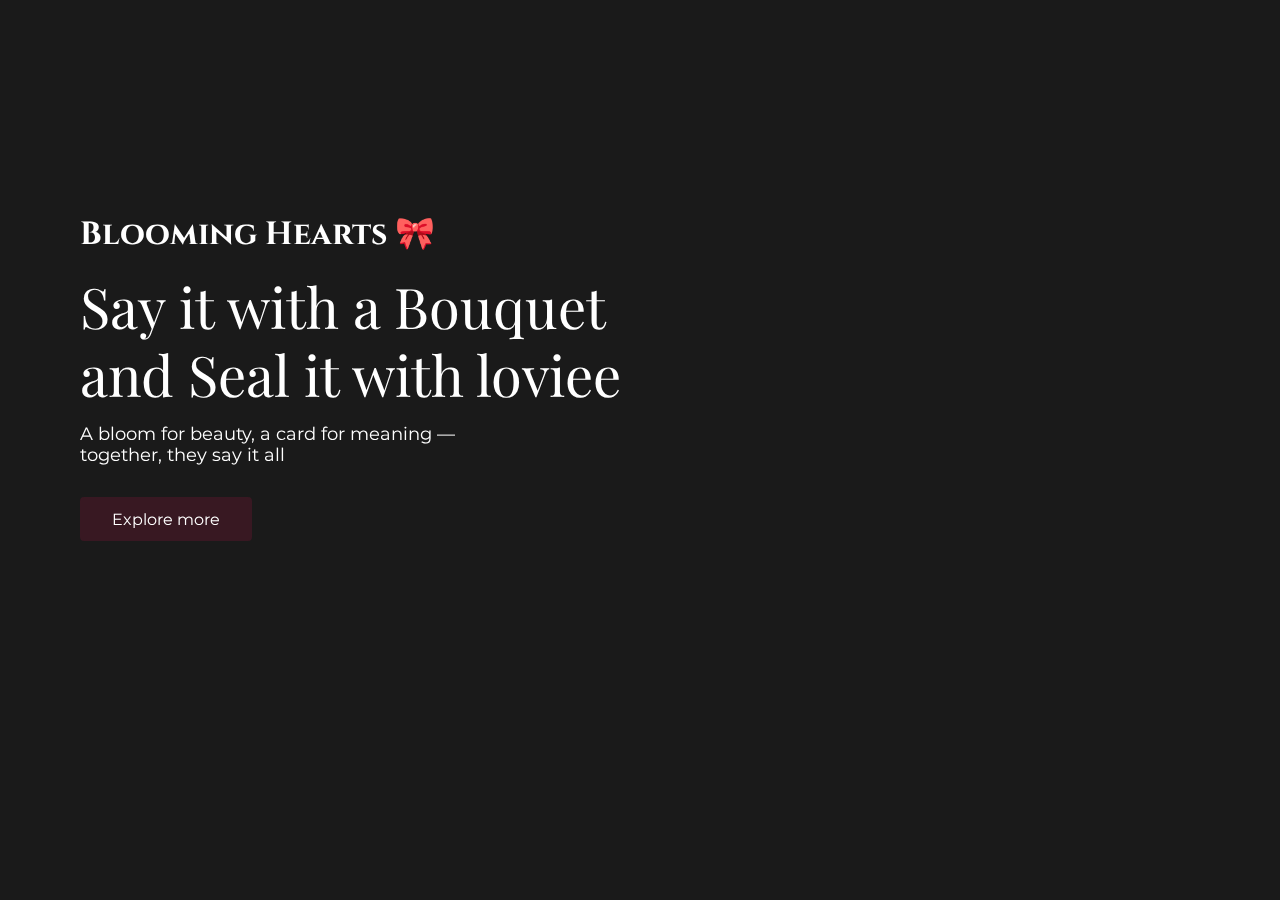
<file: html/index.html>
<!DOCTYPE html>
<html lang="en">
<head>
    <meta charset="UTF-8">
    <meta name="viewport" content="width=device-width, initial-scale=1.0">
    <meta name="description" content="Blooming Hearts - Luxury Floral Arrangements and Gift Cards">
    <title>Blooming Hearts - Luxury Floral Arrangements</title>
    <link rel="preconnect" href="https://fonts.googleapis.com">
    <link rel="preconnect" href="https://fonts.gstatic.com" crossorigin>
    <link href="https://fonts.googleapis.com/css2?family=Playfair+Display:wght@400;700&family=Montserrat:wght@300;400;500&family=Cinzel:wght@400;500;600;700&display=swap" rel="stylesheet">
    <link rel="stylesheet" href="https://cdnjs.cloudflare.com/ajax/libs/font-awesome/6.0.0/css/all.min.css">
    <style>
        body {
            margin: 0;
            padding: 0;
            min-height: 100vh;
            font-family: 'Montserrat', sans-serif;
            background-color: #1a1a1a;
            color: #290808;
            overflow-x: hidden;
        }

        .background-wrapper {
            position: fixed;
            top: 0;
            left: 0;
            width: 100%;
            height: 100%;
            z-index: -1;
        }

        .background-image {
            position: absolute;
            width: 100%;
            height: 100%;
            background-image: url('https://i.pinimg.com/736x/e5/e0/05/e5e00565bc9ab72034843e1374908cb4.jpg');
            background-size: cover;
            background-position: center;
            filter: brightness(0.8);
        }

        .header {
            position: fixed;
            top: 0;
            left: 0;
            right: 0;
            background: rgba(53, 10, 24, 0.9);
            padding: 1rem 0;
            z-index: 100;
        }

        .nav-container {
            max-width: 1200px;
            margin: 0 auto;
            display: flex;
            justify-content: space-between;
            align-items: center;
            padding: 0 2rem;
        }

        .logo {
            display: flex;
            align-items: center;
            gap: 0.5rem;
            text-decoration: none;
        }

        .logo img {
            height: 30px;
        }

        .logo span {
            color: #fff;
            font-size: 1.5rem;
        }

        .nav-links {
            display: flex;
            gap: 2rem;
        }

        .nav-links a {
            color: #fff;
            text-decoration: none;
            font-size: 1rem;
            transition: opacity 0.3s;
        }

        .nav-links a:hover {
            opacity: 0.8;
        }

        .social-links {
            position: fixed;
            right: 2rem;
            top: 50%;
            transform: translateY(-50%);
            display: flex;
            flex-direction: column;
            gap: 1.5rem;
            z-index: 90;
        }

        .social-links a {
            color: #fff;
            font-size: 1.2rem;
            opacity: 0.8;
            transition: all 0.3s;
        }

        .social-links a:hover {
            opacity: 1;
            transform: scale(1.1);
        }

        .hero-content {
            position: relative;
            padding: 12rem 5rem 5rem;
            max-width: 600px;
        }

        .valentine-text {
            font-family: 'Playfair Display', serif;
            color: #381822;
            font-size: 1.2rem;
            margin-bottom: 1rem;
            font-style: italic;
        }

        .main-heading {
            font-family: 'Playfair Display', serif;
            font-size: 3.5rem;
            margin: 0.5rem 0;
            line-height: 1.2;
            color: #ffffff;
        }

        .sub-heading {
            font-size: 1.1rem;
            color: #ffffff;
            margin: 1rem 0 2rem;
            max-width: 400px;
        }

        .explore-btn {
            display: inline-block;
            padding: 0.8rem 2rem;
            background-color: #381822;
            color: #fff;
            text-decoration: none;
            border-radius: 4px;
            font-size: 1rem;
            transition: all 0.3s;
        }

        .explore-btn:hover {
            background-color: #290808;
            transform: translateY(-2px);
        }

        .slider-dots {
            position: absolute;
            bottom: 2rem;
            left: 5rem;
            display: flex;
            gap: 0.5rem;
        }

        .dot {
            width: 8px;
            height: 8px;
            background: rgba(255, 255, 255, 0.5);
            border-radius: 50%;
        }

        .dot.active {
            background: #290808;
        }

        @media (max-width: 768px) {
            .nav-container {
                padding: 0 1rem;
            }

            .nav-links {
                display: none;
            }

            .hero-content {
                padding: 8rem 2rem 3rem;
            }

            .main-heading {
                font-size: 2.5rem;
            }

            .social-links {
                right: 1rem;
            }

            .slider-dots {
                left: 2rem;
            }
        }

        .brand-name {
            font-family: 'Cinzel', serif;
            font-size: 2.0rem;
            color: #ffffff;
            margin-bottom: 1rem;
        }
    </style>
</head>
<body>
    <div class="background-wrapper">
        <div class="background-image"></div>
    </div>
    
    <div class="glass-container">
        <nav class="main-nav">
           
        </nav>

    <main class="hero-content">
        <h1 class="brand-name">Blooming Hearts 🎀</h1>
        <p class="main-heading">Say it with a Bouquet and Seal it with loviee </p>
        <p class="sub-heading">A bloom for beauty, a card for meaning — together, they say it all</p>
        <a href="login.html" class="explore-btn">Explore more</a>
        
    </main>

    <script src="../js/script.js"></script>
</body>
</html>
</file>
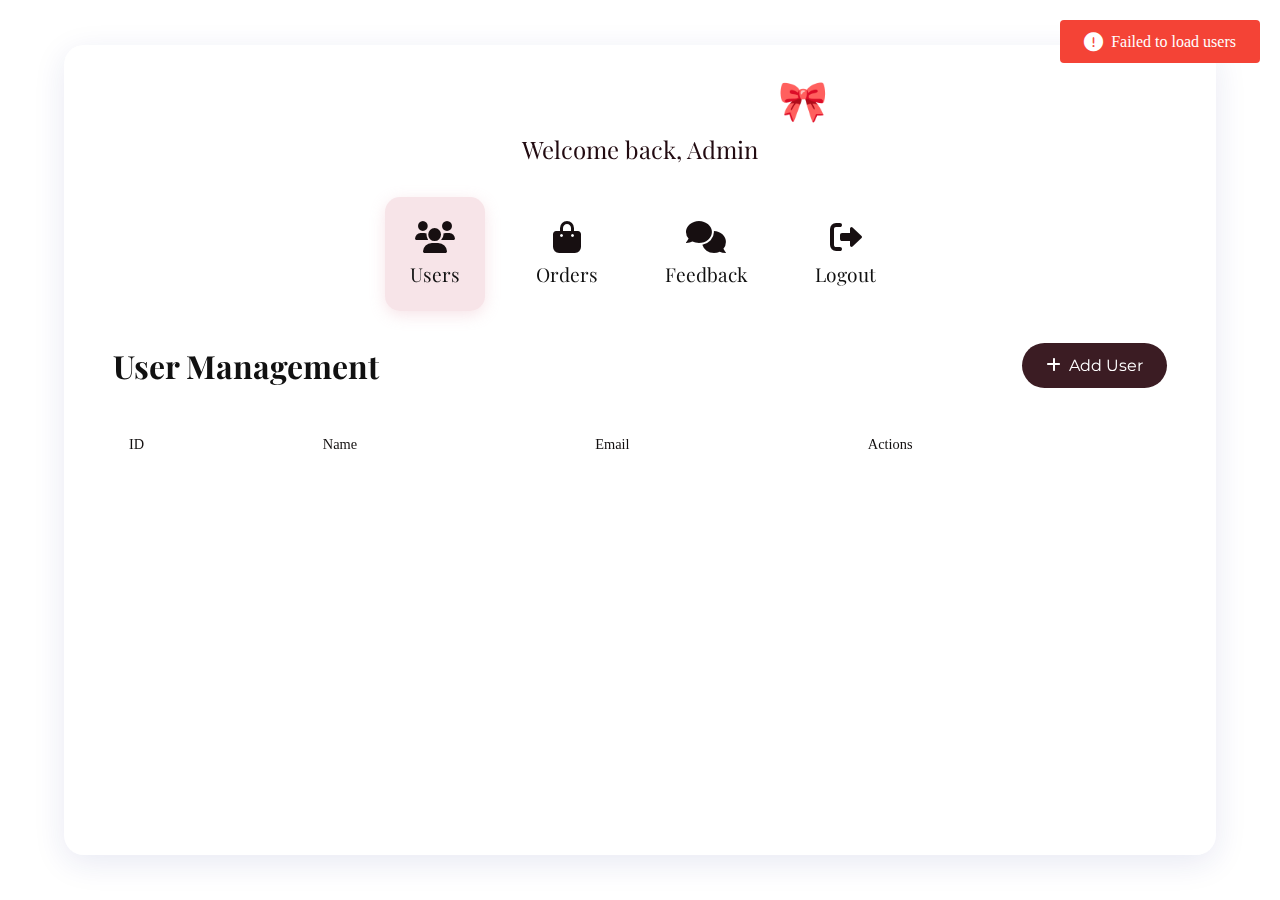
<file: html/admin.html>
<!DOCTYPE html>
<html lang="en">
<head>
    <meta charset="UTF-8">
    <meta name="viewport" content="width=device-width, initial-scale=1.0">
    <title>Admin Dashboard - Blooming Hearts</title>
    <link rel="stylesheet" href="../css/admin.css">
    <link rel="preconnect" href="https://fonts.googleapis.com">
    <link rel="preconnect" href="https://fonts.gstatic.com" crossorigin>
    <link href="https://fonts.googleapis.com/css2?family=Playfair+Display:wght@400;700&family=Montserrat:wght@300;400;500&family=Dancing+Script:wght@700&display=swap" rel="stylesheet">
    <link rel="stylesheet" href="https://cdnjs.cloudflare.com/ajax/libs/font-awesome/6.0.0/css/all.min.css">
</head>
<body>
    <div class="background-image"></div>

    <div class="glass-container">
        <header class="dashboard-header">
            <h1 class="welcome-title">Admin Dashboard 🎀</h1>
            <p class="admin-subtitle">Welcome back, <span id="admin-name">Admin</span></p>
        </header>

        <nav class="dashboard-nav">
            <div class="nav-grid">
                <a href="#users" class="nav-item active" id="users-link">
                    <i class="fas fa-users"></i>
                    <span>Users</span>
                </a>
                <a href="#orders" class="nav-item" id="orders-link">
                    <i class="fas fa-shopping-bag"></i>
                    <span>Orders</span>
                </a>
                <a href="#feedback" class="nav-item" id="feedback-link">
                    <i class="fas fa-comments"></i>
                    <span>Feedback</span>
                </a>
                <a href="index.html" class="nav-item" id="logout-link">
                    <i class="fas fa-sign-out-alt"></i>
                    <span>Logout</span>
                </a>
            </div>
        </nav>

        <div class="dashboard-content">

            <div id="users-section" class="content-section active">
                <div class="section-header">
                    <h2>User Management</h2>
                    <button class="add-btn" id="add-user-btn"><i class="fas fa-plus"></i> Add User</button>
                </div>

                <div class="table-container">
                    <table>
                        <thead>
                            <tr>
                                <th>ID</th>
                                <th>Name</th>
                                <th>Email</th>
                                <th>Actions</th>
                            </tr>
                        </thead>
                        <tbody id="users-table-body">
                            </tbody>
                    </table>
                </div>
            </div>

            <div id="orders-section" class="content-section">
                <div class="section-header">
                    <h2>Order Management</h2>
                </div>

                <div class="table-container">
                    <table id="orders-table">
                        <thead>
                            <tr>
                                <th>Order ID</th>
                                <th>User ID</th>
                                <th>Order Date</th>
                                <th>Total Amount</th>
                                <th>Order Status</th>
                                <th>Actions</th>
                            </tr>
                        </thead>
                        <tbody id="orders-table-body">
                        </tbody>
                    </table>
                </div>
            </div>

            <section id="feedback-section" class="content-section">
                <div class="section-header">
                    <h2>Feedback Management</h2>    
                </div>
                <div class="table-container">
                    <table id="feedback-table">
                        <thead>
                            <tr>
                                <th>ID</th>
                                <th>Name</th>
                                <th>Email</th>
                                <th>Subject</th>
                                <th>Message</th>
                                <th>Date</th>
                                <th>Actions</th>
                            </tr>
                        </thead>
                        <tbody id="feedback-table-body">
                        </tbody>
                    </table>
                </div>
            </section>
        </div>
    </div>

    <div id="addUserModal" class="modal">
        <div class="modal-content">
            <span class="close-button">&times;</span>
            <h2>Add New User</h2>
            <form id="addUserForm">
                <div class="form-group">
                    <label for="full_name">Full Name:</label>
                    <input type="text" id="full_name" name="full_name" required>
                </div>
                <div class="form-group">
                    <label for="email">Email:</label>
                    <input type="email" id="email" name="email" required>
                </div>
                <div class="form-group">
                    <label for="password">Password:</label>
                    <input type="password" id="password" name="password" required>
                </div>
                <button type="submit" class="submit-btn">Add User</button>
            </form>
        </div>
    </div>

    <script src="../js/admin.js"></script>
</body>
</html>
</file>
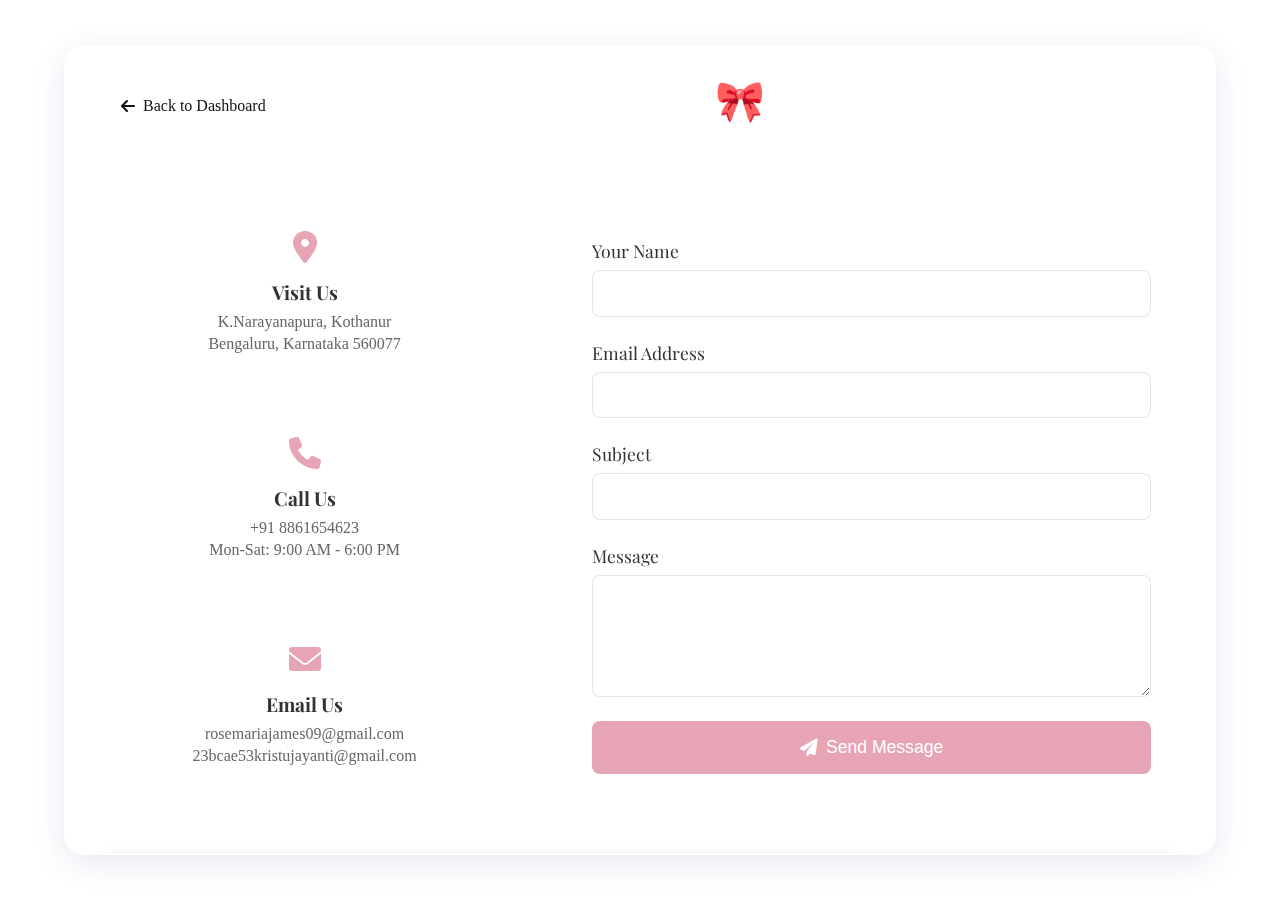
<file: html/contact.html>
<!DOCTYPE html>
<html lang="en">
<head>
    <meta charset="UTF-8">
    <meta name="viewport" content="width=device-width, initial-scale=1.0">
    <title>Contact Us - Blooming Hearts</title>
    <link rel="stylesheet" href="../css/contact.css">
    <link href="https://fonts.googleapis.com/css2?family=Dancing+Script:wght@400;700&family=Montserrat:wght@300;400;500;600&family=Playfair+Display:ital,wght@0,400;0,700;1,400&display=swap" rel="stylesheet">
    <link rel="stylesheet" href="https://cdnjs.cloudflare.com/ajax/libs/font-awesome/6.0.0/css/all.min.css">
</head>
<body>
    <div class="background-image"></div>
    
    <div class="glass-container">
        <header class="contact-header">
            <a href="dashboard.html" class="back-link">
                <i class="fas fa-arrow-left"></i>
                Back to Dashboard
            </a>
            <h1 class="contact-title">Contact Us 🎀</h1>
            <p class="contact-subtitle">We'd love to hear from you</p>
        </header>

        <div class="contact-content">
            <div class="contact-info">
                <div class="info-card">
                    <i class="fas fa-map-marker-alt"></i>
                    <h3>Visit Us</h3>
                    <p>K.Narayanapura, Kothanur</p>
                    <p>Bengaluru, Karnataka 560077</p>
                </div>

                <div class="info-card">
                    <i class="fas fa-phone"></i>
                    <h3>Call Us</h3>
                    <p>+91 8861654623</p>
                    <p>Mon-Sat: 9:00 AM - 6:00 PM</p>
                </div>

                <div class="info-card">
                    <i class="fas fa-envelope"></i>
                    <h3>Email Us</h3>
                    <p>rosemariajames09@gmail.com</p>
                    <p>23bcae53kristujayanti@gmail.com</p>
                </div>

                
            </div>

            <div class="contact-form-container">
                <form class="contact-form" id="contactForm">
                    <div class="form-group">
                        <label for="full-name">Your Name</label>
                        <input type="text" id="full-name" name="full_name" required>
                    </div>

                    <div class="form-group">
                        <label for="email">Email Address</label>
                        <input type="email" id="email" name="email" required>
                    </div>

                    <div class="form-group">
                        <label for="subject">Subject</label>
                        <input type="text" id="subject" name="subject" required>
                    </div>

                    <div class="form-group">
                        <label for="message">Message</label>
                        <textarea id="message" name="message" rows="5" required></textarea>
                    </div>

                    <button type="submit" class="submit-btn">
                        <i class="fas fa-paper-plane"></i>
                        Send Message
                    </button>
                </form>
                <div id="contact-message" class="message-container" style="display: none;"></div>
            </div>
        </div>

        <div class="map-container">
            <iframe 
                src="https://www.google.com/maps/embed?pb=!1m18!1m12!1m3!1d3888.007583620154!2d77.6407746!3d13.0579425!2m3!1f0!2f0!3f0!3m2!1i1024!2i768!4f13.1!3m3!1m2!1s0x3bae17578c79da7d%3A0xe96dcd8e2b982f8e!2sKristu%20Jayanti%20College%2C%20Autonomous!5e0!3m2!1sen!2sin!4v1709791234567!5m2!1sen!2sin"
                width="100%" 
                height="450" 
                style="border:0;" 
                allowfullscreen="" 
                loading="lazy" 
                referrerpolicy="no-referrer-when-downgrade">
            </iframe>
        </div>
    </div>

    <script src="../js/contact.js"></script>
</body>
</html>
</file>
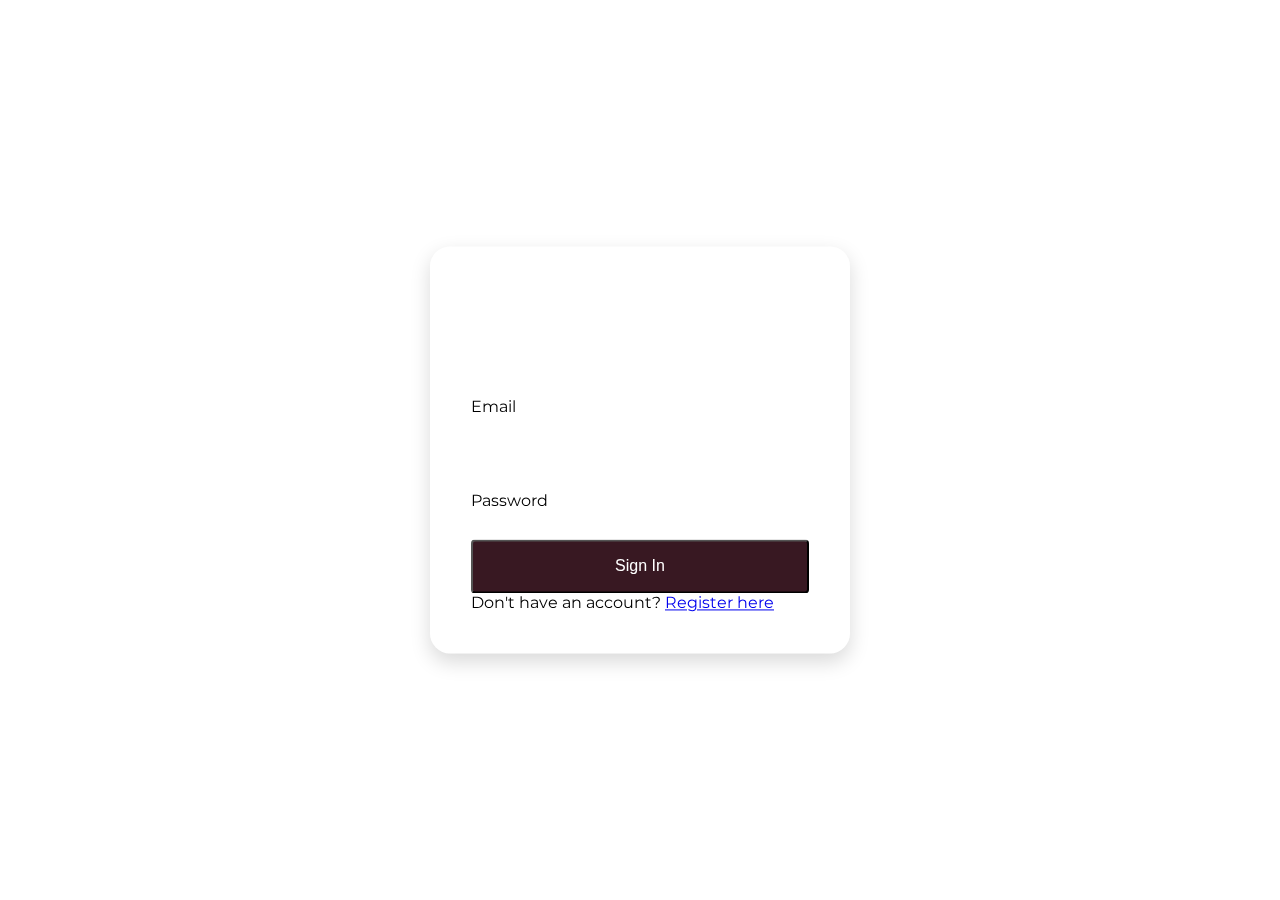
<file: html/login.html>
<!DOCTYPE html>
<html lang="en">
<head>
  <meta charset="UTF-8" />
  <meta name="viewport" content="width=device-width, initial-scale=1.0"/>
  <title>Blooming Hearts - Login</title>
  <link rel="stylesheet" href="../css/auth.css" />
  <link rel="preconnect" href="https://fonts.googleapis.com" />
  <link rel="preconnect" href="https://fonts.gstatic.com" crossorigin />
  <link href="https://fonts.googleapis.com/css2?family=Playfair+Display:wght@400;700&family=Montserrat:wght@300;400;500&display=swap" rel="stylesheet"/>
</head>
<body>
  <div class="background-image"></div>

  <div class="glass-container">
    <h1 class="auth-title">Welcome Back</h1>
    
    <!-- Login Form -->
    <form id="login-form" class="auth-form active">
      
      <div class="form-group">
        <input type="email" id="login-email" name="email" required />
        <label for="login-email">Email</label>
      </div>
      <div class="form-group">
        <input type="password" id="login-password" name="password" required />
        <label for="login-password">Password</label>
      </div>

      <div id="login-message" class="message-container"></div>

      <button type="submit" class="submit-btn">Sign In</button>
      
      <p class="switch-auth">Don't have an account? <a href="register.html">Register here</a></p>
    </form>
  </div>

  <script src="../js/login.js"></script>
</body>
</html>
</file>
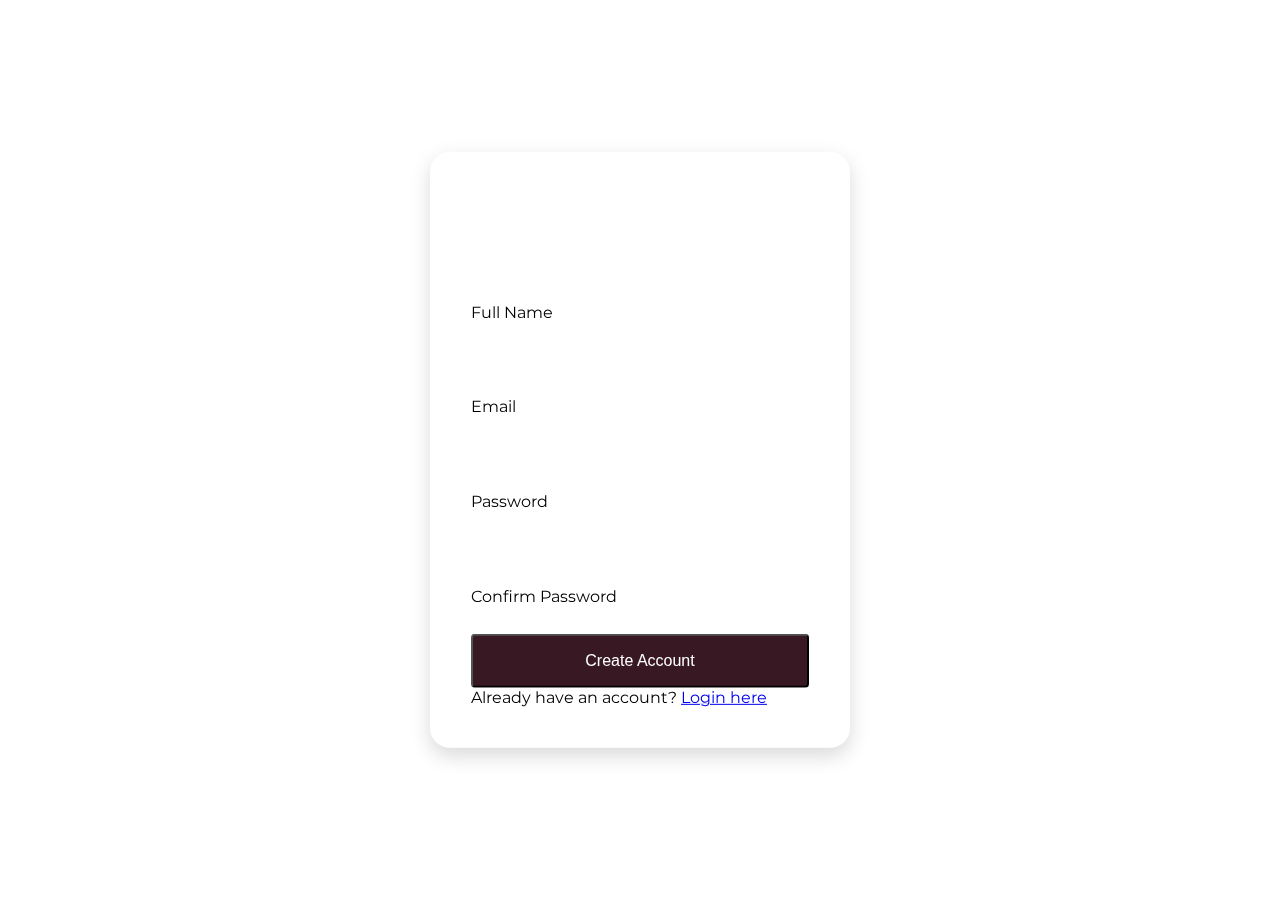
<file: html/register.html>
<!DOCTYPE html>
<html lang="en">
<head>
  <meta charset="UTF-8" />
  <meta name="viewport" content="width=device-width, initial-scale=1.0"/>
  <title>Blooming Hearts - Register</title>
  <link rel="stylesheet" href="../css/auth.css" />
  <link rel="preconnect" href="https://fonts.googleapis.com" />
  <link rel="preconnect" href="https://fonts.gstatic.com" crossorigin />
  <link href="https://fonts.googleapis.com/css2?family=Playfair+Display:wght@400;700&family=Montserrat:wght@300;400;500&display=swap" rel="stylesheet"/>
</head>
<body>
  <div class="background-image"></div>

  <div class="glass-container">
    <h1 class="auth-title">Create Account</h1>
    
    <!-- Register Form -->
    <form id="register-form" class="auth-form active">
      <div class="form-group">
        <input type="text" id="register-full-name" name="full_name" required />
        <label for="register-full-name">Full Name</label>
      </div>
      <div class="form-group">
        <input type="email" id="register-email" name="email" required />
        <label for="register-email">Email</label>
      </div>
      <div class="form-group">
        <input type="password" id="register-password" name="password" required />
        <label for="register-password">Password</label>
      </div>
      <div class="form-group">
        <input type="password" id="register-confirm-password" name="confirm_password" required />
        <label for="register-confirm-password">Confirm Password</label>
      </div>
      <div id="register-message" class="message-container"></div>
      <button type="submit" class="submit-btn">Create Account</button>
      <p class="switch-auth">Already have an account? <a href="login.html">Login here</a></p>
    </form>
  </div>

  <script src="../js/register.js"></script>
</body>
</html>
</file>
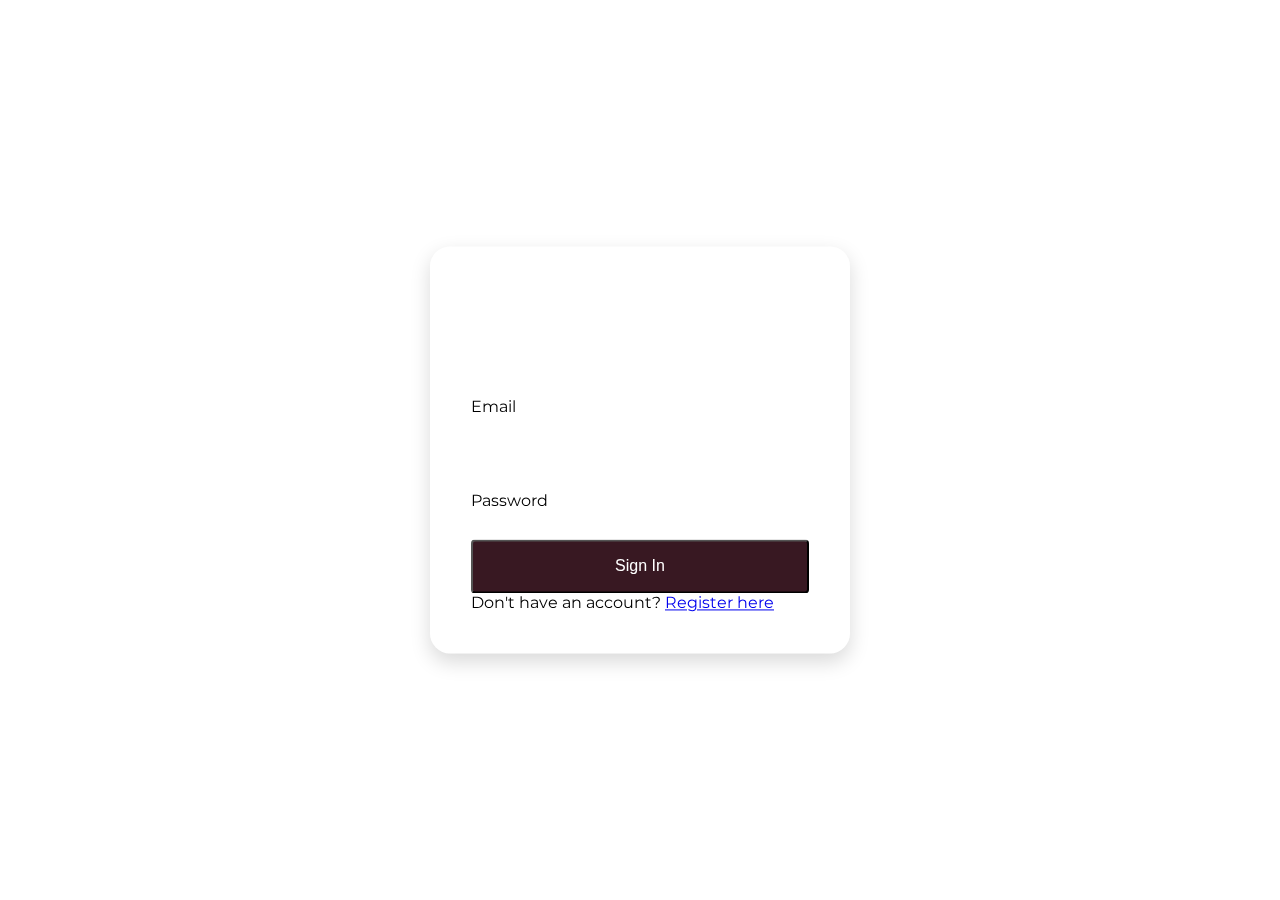
<file: html/wishlist.html>
<!DOCTYPE html>
<html lang="en">
<head>
    <meta charset="UTF-8">
    <meta name="viewport" content="width=device-width, initial-scale=1.0">
    <title>My Wishlist - Blooming Hearts</title>
    <link rel="stylesheet" href="../css/wishlist.css">
    <link rel="preconnect" href="https://fonts.googleapis.com">
    <link rel="preconnect" href="https://fonts.gstatic.com" crossorigin>
    <link href="https://fonts.googleapis.com/css2?family=Playfair+Display:wght@400;700&family=Montserrat:wght@300;400;500&family=Dancing+Script:wght@700&display=swap" rel="stylesheet">
    <link rel="stylesheet" href="https://cdnjs.cloudflare.com/ajax/libs/font-awesome/6.0.0/css/all.min.css">
</head>
<body>
    <div class="background-image"></div>
    
    <div class="glass-container">
        <header class="wishlist-header">
            <a href="dashboard.html" class="back-link">
                <i class="fas fa-arrow-left"></i> Back to Dashboard
            </a>
            <h1 class="wishlist-title">My Wishlist 🎀</h1>
        </header>

        <div class="wishlist-content">
            <div class="wishlist-grid">
                <!-- Wishlist items will be dynamically added here -->
            </div>

            <div class="empty-wishlist" style="display: none;">
                <div class="empty-content">
                    <i class="fas fa-heart"></i>
                    <h2>Your Wishlist is Empty</h2>
                    <p>Start adding items you love to your wishlist!<br>Find something special in our collection.</p>
                    <a href="catalog.html" class="browse-catalog-btn">
                        <i class="fas fa-store"></i> Explore Collection
                    </a>
                </div>
            </div>
        </div>
    </div>


    <style>
        .empty-wishlist {
            text-align: center;
            padding: 3rem;
            background: rgba(255, 255, 255, 0.95);
            border-radius: 20px;
            margin: 3rem auto;
            max-width: 450px;
            box-shadow: 0 8px 32px rgba(0, 0, 0, 0.1);
            animation: fadeIn 0.5s ease-out;
        }

        .empty-wishlist i {
            font-size: 4rem;
            color: #e6a4b4;
            margin-bottom: 1.5rem;
            animation: pulse 2s infinite;
        }

        .empty-wishlist h2 {
            font-family: 'Playfair Display', serif;
            color: #333;
            margin-bottom: 1rem;
            font-size: 2rem;
        }

        .empty-wishlist p {
            color: #666;
            margin-bottom: 2rem;
            font-size: 1.1rem;
            line-height: 1.5;
        }

        .browse-catalog-btn {
            display: inline-flex;
            align-items: center;
            gap: 0.8rem;
            padding: 1rem 2rem;
            background: #e6a4b4;
            color: white;
            text-decoration: none;
            border-radius: 12px;
            font-size: 1.1rem;
            font-weight: 500;
            transition: all 0.3s ease;
            box-shadow: 0 4px 15px rgba(230, 164, 180, 0.3);
        }

        .browse-catalog-btn:hover {
            background: #cf85b5;
            transform: translateY(-3px);
            box-shadow: 0 6px 20px rgba(230, 164, 180, 0.4);
        }

        .browse-catalog-btn i {
            font-size: 1.2rem;
        }

        @keyframes pulse {
            0% { transform: scale(1); }
            50% { transform: scale(1.1); }
            100% { transform: scale(1); }
        }

        @keyframes fadeIn {
            from { opacity: 0; transform: translateY(20px); }
            to { opacity: 1; transform: translateY(0); }
        }
    </style>

    <script src="../js/wishlist.js"></script>

</body>
</html>
</file>
<file: css/contact.css>
* {
    margin: 0;
    padding: 0;
    box-sizing: border-box;
}

body {
    font-family: 'Cinzel', serif;
    height: 100vh;
    overflow: hidden;
    position: relative;
}

.background-image {
    position: absolute;
    top: 0;
    left: 0;
    width: 100%;
    height: 100%;
    background-image: url('https://i.pinimg.com/736x/e5/e0/05/e5e00565bc9ab72034843e1374908cb4.jpg');
    background-size: cover;
    background-position: center;
    z-index: -1;
    opacity: 0.6;
}

.glass-container {
    position: absolute;
    top: 50%;
    left: 50%;
    transform: translate(-50%, -50%);
    width: 90%;
    max-width: 1200px;
    height: 90vh;
    background: rgba(255, 255, 255, 0.2);
    backdrop-filter: blur(10px);
    border: 1px solid rgba(255, 255, 255, 0.3);
    border-radius: 20px;
    padding: 2rem;
    box-shadow: 0 8px 32px 0 rgba(31, 38, 135, 0.1);
    overflow-y: auto;
}

.contact-header {
    text-align: center;
    margin-bottom: 3rem;
    position: relative;
}

.back-link {
    color: #111111;
    text-decoration: none;
    font-size: 1rem;
    display: flex;
    align-items: center;
    gap: 0.5rem;
    transition: all 0.3s ease;
    position: absolute;
    left: 1.5rem;
    top: 1.2rem;
}

.back-link:hover {
    color: #e6a4b4;
    transform: translateX(-5px);
}

.contact-title {
    font-family: 'Cinzel', serif;
    font-size: 2.5rem;
    color: #ffffff;
    text-shadow: 2px 2px 4px rgb(255, 255, 255);
    margin-bottom: 0.5rem;
}

.contact-subtitle {
    font-family: 'Playfair Display', serif;
    font-size: 1.2rem;
    color: #ffffff;
    font-style: italic;
}

.contact-content {
    display: grid;
    grid-template-columns: 1fr 1.5fr;
    gap: 3rem;
    margin-bottom: 3rem;
}

.contact-info {
    display: flex;
    flex-direction: column;
    gap: 2rem;
}

.info-card {
    background: rgba(255, 255, 255, 0.5);
    padding: 1.5rem;
    border-radius: 15px;
    text-align: center;
    transition: transform 0.3s ease, box-shadow 0.3s ease;
}

.info-card:hover {
    transform: translateY(-5px);
    box-shadow: 0 5px 15px rgba(0, 0, 0, 0.1);
}

.info-card i {
    font-size: 2rem;
    color: #e6a4b4;
    margin-bottom: 1rem;
}

.info-card h3 {
    font-family: 'Playfair Display', serif;
    font-size: 1.2rem;
    color: #333;
    margin-bottom: 0.5rem;
}

.info-card p {
    color: #666;
    margin-bottom: 0.25rem;
}

.social-links {
    display: flex;
    justify-content: center;
    gap: 1.5rem;
    margin-top: 1rem;
}

.social-link {
    display: flex;
    align-items: center;
    justify-content: center;
    width: 40px;
    height: 40px;
    background: rgba(255, 255, 255, 0.5);
    border-radius: 50%;
    color: #e6a4b4;
    text-decoration: none;
    transition: all 0.3s ease;
}

.social-link:hover {
    background: #e6a4b4;
    color: white;
    transform: translateY(-3px);
}

.contact-form-container {
    background: rgba(255, 255, 255, 0.5);
    padding: 2rem;
    border-radius: 15px;
}

.contact-form {
    display: flex;
    flex-direction: column;
    gap: 1.5rem;
}

.form-group {
    display: flex;
    flex-direction: column;
    gap: 0.5rem;
}

.form-group label {
    font-family: 'Playfair Display', serif;
    color: #333;
    font-size: 1.1rem;
}

.form-group input,
.form-group textarea {
    padding: 0.8rem;
    border: 1px solid rgba(0, 0, 0, 0.1);
    border-radius: 8px;
    font-family: 'Montserrat', sans-serif;
    font-size: 1rem;
    transition: border-color 0.3s ease;
}

.form-group input:focus,
.form-group textarea:focus {
    outline: none;
    border-color: #e6a4b4;
}

.submit-btn {
    background: #e6a4b4;
    color: white;
    border: none;
    padding: 1rem;
    border-radius: 8px;
    font-size: 1.1rem;
    cursor: pointer;
    display: flex;
    align-items: center;
    justify-content: center;
    gap: 0.5rem;
    transition: background-color 0.3s ease;
}

.submit-btn:hover {
    background: #d893a3;
}

.map-container {
    margin-top: 2rem;
    border-radius: 15px;
    overflow: hidden;
    box-shadow: 0 4px 15px rgba(0, 0, 0, 0.1);
}

@media (max-width: 768px) {
    .glass-container {
        margin: 1rem;
        padding: 1rem;
    }

    .contact-content {
        grid-template-columns: 1fr;
    }

    .contact-title {
        font-size: 2.5rem;
    }

    .info-card {
        padding: 1rem;
    }

    .contact-form-container {
        padding: 1.5rem;
    }
}
</file>
<file: css/auth.css>
@import url('https://fonts.googleapis.com/css2?family=Cinzel:wght@600&family=Montserrat:wght@400;500;600&display=swap');

:root {
    --primary-color: #2c3e50;
    --secondary-color: #e74c3c;
    --accent-color: #c0392b;
    --text-color: #2c3e50;
    --light-text: #7f8c8d;
    --white: #ffffff;
    --transition: all 0.3s ease;
    --shadow: 0 8px 20px rgba(0, 0, 0, 0.15);
}

* {
    margin: 0;
    padding: 0;
    box-sizing: border-box;
}

body {
    font-family: 'Montserrat', sans-serif;
    height: 100vh;
    overflow: hidden;
    position: relative;
}

.background-image {
    position: absolute;
    top: 0;
    left: 0;
    width: 100%;
    height: 100%;
    background-image: url('https://i.pinimg.com/736x/e5/e0/05/e5e00565bc9ab72034843e1374908cb4.jpg');
    background-size: cover;
    background-position: center;
    filter: blur(5px);
    z-index: -1;
}

.glass-container {
    position: absolute;
    top: 50%;
    left: 50%;
    transform: translate(-50%, -50%);
    width: 90%;
    max-width: 420px;
    background: rgba(255, 255, 255, 0.08);
    backdrop-filter: blur(16px);
    border-radius: 20px;
    padding: 2.5rem;
    box-shadow: var(--shadow);
    border: 1px solid rgba(255, 255, 255, 0.2);
}

.auth-title {
    font-family: 'Cinzel', serif;
    font-size: 2.2rem;
    color: var(--white);
    text-align: center;
    margin-bottom: 1rem;
    
}

.form-group {
    margin-bottom: 1.8rem;
    position: relative;
}

.form-group input {
    width: 100%;
    padding: 0.9rem 1rem;
    border: none;
    border-radius: 30px;
    background: rgba(255, 255, 255, 0.25);
    color: var(--white);
    font-size: 1rem;
    backdrop-filter: blur(10px);
    outline: none;
}

.form-group input::placeholder {
    color: rgba(255, 255, 255, 0.8);
}

.submit-btn {
    width: 100%;
    padding: 1rem;
    background-color: #381822;
    color: #fff;
    display: inline-block;
    text-decoration: none;
    border-radius: 4px;
    font-size: 1rem;
    transition: all 0.3s;
    }

    .explore-btn:hover {
        background-color: #290808;
        transform: translateY(-2px);
    }


.bottom-links {
    display: flex;
    justify-content: space-between;
    margin-top: 1rem;
    font-size: 0.9rem;
    color: rgba(255, 255, 255, 0.9);
}

.bottom-links a {
    color: #fff;
    text-decoration: none;
    font-weight: 500;
}

.bottom-links a:hover {
    text-decoration: underline;
}

@media (max-width: 768px) {
    .glass-container {
        width: 95%;
        padding: 2rem;
    }

    .auth-title {
        font-size: 1.8rem;
    }

    .submit-btn {
        font-size: 1rem;
    }
}
</file>
<file: css/wishlist.css>
* {
    margin: 0;
    padding: 0;
    box-sizing: border-box;
}

body {
    font-family: 'Cinzel', serif;
    height: 100vh;
    overflow: hidden;
    position: relative;
}

.background-image {
    position: absolute;
    top: 0;
    left: 0;
    width: 100%;
    height: 100%;
    background-image: url('https://i.pinimg.com/736x/e5/e0/05/e5e00565bc9ab72034843e1374908cb4.jpg');
    background-size: cover;
    background-position: center;
    z-index: -1;
    opacity: 0.6;
}

.glass-container {
    position: absolute;
    top: 50%;
    left: 50%;
    transform: translate(-50%, -50%);
    width: 90%;
    max-width: 1200px;
    height: 90vh;
    background: rgba(255, 255, 255, 0.2);
    backdrop-filter: blur(10px);
    border: 1px solid rgba(255, 255, 255, 0.3);
    border-radius: 20px;
    padding: 2rem;
    box-shadow: 0 8px 32px 0 rgba(31, 38, 135, 0.1);
    overflow-y: auto;
}

.wishlist-header {
    display: flex;
    align-items: center;
    margin-bottom: 2rem;
    position: relative;
}

.back-link {
    color: #111111;
    text-decoration: none;
    font-size: 1rem;
    display: flex;
    align-items: center;
    gap: 0.5rem;
    transition: all 0.3s ease;
    position: absolute;
    left: 0;
}

.back-link:hover {
    color: #e6a4b4;
    transform: translateX(-5px);
}

.wishlist-title {
    font-family: 'Cinzel', serif;
    font-size: 2.5rem;
    color: #ffffff;
    text-shadow: 2px 2px 4px rgb(255, 255, 255);
    margin: 0 auto;
}

.wishlist-grid {
    display: grid;
    grid-template-columns: repeat(auto-fill, minmax(280px, 1fr));
    gap: 2rem;
    padding: 1rem;
}

.wishlist-item {
    background: rgba(255, 255, 255, 0.9);
    border-radius: 15px;
    overflow: hidden;
    transition: all 0.3s ease;
}

.wishlist-item:hover {
    transform: translateY(-5px);
    box-shadow: 0 5px 15px rgba(0, 0, 0, 0.1);
}

.item-image {
    position: relative;
    width: 100%;
    height: 200px;
    overflow: hidden;
}

.item-image img {
    width: 100%;
    height: 100%;
    object-fit: cover;
    transition: transform 0.3s ease;
}

.wishlist-item:hover .item-image img {
    transform: scale(1.05);
}

.item-details {
    padding: 1.5rem;
    text-align: center;
}

.item-details h3 {
    font-family: 'Playfair Display', serif;
    font-size: 1.2rem;
    color: #333;
    margin-bottom: 0.5rem;
}

.price {
    color: #e6a4b4;
    font-size: 1.1rem;
    font-weight: 500;
    margin-bottom: 1rem;
}

.item-actions {
    display: flex;
    gap: 1rem;
    justify-content: center;
}

.add-to-cart-btn {
    padding: 0.8rem 1.5rem;
    background: #e6a4b4;
    color: white;
    border: none;
    border-radius: 8px;
    font-size: 0.9rem;
    cursor: pointer;
    transition: all 0.3s ease;
    display: flex;
    align-items: center;
    gap: 0.5rem;
}

.add-to-cart-btn:hover {
    background: #d4899b;
    transform: translateY(-2px);
}

.remove-btn {
    width: 40px;
    height: 40px;
    border: none;
    background: #f8f8f8;
    border-radius: 50%;
    color: #e6a4b4;
    cursor: pointer;
    transition: all 0.3s ease;
    display: flex;
    align-items: center;
    justify-content: center;
}

.remove-btn:hover {
    background: #ffebeb;
    color: #d4899b;
    transform: rotate(90deg);
}

.empty-wishlist {
    display: flex;
    align-items: center;
    justify-content: center;
    min-height: 60vh;
}

.empty-content {
    text-align: center;
    padding: 3rem;
    background: rgba(255, 255, 255, 0.9);
    border-radius: 20px;
    max-width: 500px;
    animation: fadeIn 0.5s ease-out;
}

.empty-wishlist i {
    font-size: 4rem;
    color: #e6a4b4;
    margin-bottom: 1.5rem;
    animation: pulse 2s infinite;
}

.empty-wishlist h2 {
    font-family: 'Playfair Display', serif;
    font-size: 2rem;
    color: #333;
    margin-bottom: 1rem;
}

.empty-wishlist p {
    color: #666;
    font-size: 1.1rem;
    line-height: 1.6;
    margin-bottom: 2rem;
}

.browse-catalog-btn {
    display: inline-flex;
    align-items: center;
    gap: 0.8rem;
    padding: 1rem 2rem;
    background: #e6a4b4;
    color: white;
    text-decoration: none;
    border-radius: 12px;
    font-size: 1.1rem;
    font-weight: 500;
    transition: all 0.3s ease;
    box-shadow: 0 4px 15px rgba(230, 164, 180, 0.3);
}

.browse-catalog-btn:hover {
    background: #d4899b;
    transform: translateY(-3px);
    box-shadow: 0 6px 20px rgba(230, 164, 180, 0.4);
}

@keyframes pulse {
    0% { transform: scale(1); }
    50% { transform: scale(1.1); }
    100% { transform: scale(1); }
}

@keyframes fadeIn {
    from { opacity: 0; transform: translateY(20px); }
    to { opacity: 1; transform: translateY(0); }
}

@media (max-width: 768px) {
    .glass-container {
        width: 95%;
        height: 95vh;
        padding: 1.5rem;
    }

    .wishlist-title {
        font-size: 2rem;
    }

    .wishlist-grid {
        grid-template-columns: repeat(auto-fill, minmax(240px, 1fr));
        gap: 1.5rem;
    }

    .empty-content {
        padding: 2rem;
    }

    .empty-wishlist h2 {
        font-size: 1.8rem;
    }

    .empty-wishlist p {
        font-size: 1rem;
    }

    .browse-catalog-btn {
        padding: 0.8rem 1.5rem;
        font-size: 1rem;
    }
}
</file>
<file: css/admin.css>
/* Reset and Basic Styles */
* {
    margin: 0;
    padding: 0;
    box-sizing: border-box;
}

body {
    font-family: 'Cinzel', serif;
    height: 100vh;
    overflow: hidden;
    position: relative;
}

.background-image {
    position: absolute;
    top: 0;
    left: 0;
    width: 100%;
    height: 100%;
    background-image: url('https://i.pinimg.com/736x/e5/e0/05/e5e00565bc9ab72034843e1374908cb4.jpg');
    background-size: cover;
    background-position: center;
    z-index: -1;
}

.glass-container {
    position: absolute;
    top: 50%;
    left: 50%;
    transform: translate(-50%, -50%);
    width: 90%;
    max-width: 1200px;
    height: 90vh;
    background: rgba(255, 255, 255, 0.2);
    backdrop-filter: blur(10px);
    border: 1px solid rgba(255, 255, 255, 0.3);
    border-radius: 20px;
    padding: 2rem;
    box-shadow: 0 8px 32px 0 rgba(31, 38, 135, 0.1);
    display: flex;
    flex-direction: column;
}

.dashboard-header {
    text-align: center;
    margin-bottom: 2rem;
}

.welcome-title {
    font-family: 'Cinzel', serif;
    font-size: 2.5rem;
    color: #ffffff;
    text-shadow: 2px 2px 4px rgb(255, 255, 255);
    margin-bottom: 0.5rem;
}

.admin-subtitle {
    font-family: 'Playfair Display', serif;
    font-size: 1.5rem;
    color: #220b11;
}

.dashboard-nav {
    margin: 0 auto;
    width: 100%;
    max-width: 800px;
}

.nav-grid {
    display: flex; /* Changed to flex to put buttons in one line */
    justify-content: center; /* Center the buttons horizontally */
    gap: 2rem;
    padding: 0 2rem;
}

.nav-item {
    display: flex;
    flex-direction: column;
    align-items: center;
    text-decoration: none;
    color: #111111;
    padding: 1.5rem 1rem;
    background: rgba(255, 255, 255, 0.1);
    border-radius: 15px;
    transition: all 0.3s ease;
    min-width: 100px; /* Added a minimum width for better spacing */
    text-align: center; /* Center text within the button */
}

.nav-item i {
    font-size: 2rem;
    margin-bottom: 0.5rem;
    color: #170f11;
}

.nav-item span {
    font-family: 'Playfair Display', serif;
    font-size: 1.2rem;
}

.nav-item:hover {
    background: rgba(255, 255, 255, 0.2);
    transform: translateY(-3px);
    box-shadow: 0 4px 15px rgba(230, 164, 180, 0.2);
}

.nav-item.active {
    background: rgba(230, 164, 180, 0.3);
    box-shadow: 0 4px 15px rgba(230, 164, 180, 0.3);
}

.dashboard-content {
    flex: 1;
    margin-top: 2rem;
    overflow-y: auto;
    padding: 0 1rem;
}

.search-bar {
    display: flex;
    align-items: center;
    background: rgba(255, 255, 255, 0.2);
    border-radius: 30px;
    padding: 0.8rem 1.5rem;
    margin-bottom: 2rem;
    width: 100%;
    max-width: 500px;
    margin: 0 auto 2rem;
}

.search-bar i {
    color: #e6a4b4;
    margin-right: 1rem;
    font-size: 1.2rem;
}

.search-bar input {
    background: transparent;
    border: none;
    outline: none;
    width: 100%;
    font-family: 'Montserrat', sans-serif;
    font-size: 1rem;
    color: #333;
}

.search-bar input::placeholder {
    color: #777;
}

/* Content Sections */
.content-section {
    display: none;
    opacity: 0;
    transform: translateY(20px);
    transition: all 0.3s ease;
}

.content-section.active {
    display: block;
    opacity: 1;
    transform: translateY(0);
}

.section-header {
    display: flex;
    justify-content: space-between;
    align-items: center;
    margin-bottom: 2rem;
}

.section-header h2 {
    font-family: 'Playfair Display', serif;
    font-size: 2rem;
    color: #111111;
}

.add-btn {
    background: #3b1c23;
    color: white;
    border: none;
    padding: 0.8rem 1.5rem;
    border-radius: 30px;
    font-family: 'Montserrat', sans-serif;
    font-size: 1rem;
    cursor: pointer;
    display: flex;
    align-items: center;
    gap: 0.5rem;
    transition: all 0.3s ease;
}

.add-btn:hover {
    background: #e04d72;
    transform: translateY(-2px);
    box-shadow: 0 4px 15px rgba(230, 164, 180, 0.3);
}

/* Table Styles */
.table-container {
    background: rgba(255, 255, 255, 0.1);
    border-radius: 15px;
    overflow: hidden;
    margin-top: 1rem;
}

table {
    width: 100%;
    border-collapse: collapse;
}

table th, table td {
    padding: 1rem;
    text-align: left;
    border-bottom: 1px solid rgba(255, 255, 255, 0.1);
}

table th {
    font-weight: 500;
    color: #120f0f;
    font-size: 0.9rem;
}

table tbody tr:hover {
    background: rgba(255, 255, 255, 0.1);
}

.action-btn {
    background: transparent;
    border: none;
    color: #777;
    cursor: pointer;
    padding: 0.5rem;
    margin: 0 0.2rem;
    border-radius: 5px;
    transition: all 0.3s ease;
}

.action-btn.edit:hover {
    color: #2196F3;
    background: rgba(33, 150, 243, 0.1);
}

.action-btn.delete:hover {
    color: #F44336;
    background: rgba(244, 67, 54, 0.1);
}

/* Products Grid */
.products-grid {
    display: grid;
    grid-template-columns: repeat(auto-fill, minmax(250px, 1fr));
    gap: 2rem;
    margin-top: 1rem;
}

.product-card {
    background: rgba(255, 255, 255, 0.1);
    border-radius: 15px;
    overflow: hidden;
    transition: all 0.3s ease;
}

.product-card:hover {
    transform: translateY(-5px);
    box-shadow: 0 8px 15px rgba(230, 164, 180, 0.2);
}

.product-image {
    width: 100%;
    height: 200px;
    overflow: hidden;
}

.product-image img {
    width: 100%;
    height: 100%;
    object-fit: cover;
    transition: transform 0.3s ease;
}

.product-card:hover .product-image img {
    transform: scale(1.1);
}

.product-details {
    padding: 1.5rem;
}

.product-details h3 {
    font-family: 'Playfair Display', serif;
    font-size: 1.3rem;
    color: #111111;
    margin-bottom: 0.5rem;
}

.price {
    font-size: 1.2rem;
    color: #e6a4b4;
    font-weight: 500;
    margin-bottom: 0.5rem;
}

.stock {
    font-size: 0.9rem;
    color: #777;
    margin-bottom: 1rem;
}

.product-actions {
    display: flex;
    gap: 1rem;
}

.product-actions .action-btn {
    flex: 1;
    padding: 0.8rem;
    font-size: 0.9rem;
    display: flex;
    align-items: center;
    justify-content: center;
    gap: 0.5rem;
}

/* Rating Stars */
.rating {
    color: #ffd700;
    display: inline-flex;
    gap: 2px;
}

.rating i {
    font-size: 14px;
}

/* Feedback Section Specific Styles */
#feedback-section .table-container td {
    max-width: 300px;
    white-space: nowrap;
    overflow: hidden;
    text-overflow: ellipsis;
}

#feedback-section .filter-buttons {
    display: flex;
    gap: 1rem;
    margin-bottom: 1rem;
}

#feedback-section .filter-btn {
    padding: 0.5rem 1rem;
    background: rgba(255, 255, 255, 0.1);
    border: 1px solid rgba(230, 164, 180, 0.3);
    border-radius: 20px;
    color: #111111;
    cursor: pointer;
    transition: all 0.3s ease;
}

#feedback-section .filter-btn:hover,
#feedback-section .filter-btn.active {
    background: #e6a4b4;
    color: white;
    border-color: #e6a4b4;
}

.action-btn.reply:hover {
    color: #4CAF50;
    background: rgba(76, 175, 80, 0.1);
}

/* Responsive Styles */
@media (max-width: 992px) {
    .nav-grid {
        grid-template-columns: repeat(3, 1fr);
        gap: 1rem;
    }

    .products-grid {
        grid-template-columns: repeat(auto-fill, minmax(200px, 1fr));
    }
}

@media (max-width: 768px) {
    .glass-container {
        width: 95%;
        height: 95vh;
        padding: 1.5rem;
    }

    .welcome-title {
        font-size: 2.5rem;
    }

    .admin-subtitle {
        font-size: 1.2rem;
    }

    .nav-grid {
        display: flex;
        flex-wrap: wrap; /* Allow buttons to wrap to the next line on smaller screens */
        justify-content: center;
        gap: 0.8rem;
    }

    .nav-item {
        padding: 1rem;
        min-width: auto; /* Adjust min-width for smaller screens */
        flex-basis: calc(50% - 0.8rem); /* Try to fit two buttons per row on smaller screens */
    }

    .nav-item i {
        font-size: 1.5rem;
    }

    .nav-item span {
        font-size: 0.9rem;
    }

    .section-header {
        flex-direction: column;
        gap: 1rem;
        align-items: flex-start;
    }

    .table-container {
        overflow-x: auto;
    }

    .products-grid {
        grid-template-columns: 1fr;
    }

    #feedback-section .filter-buttons {
        flex-wrap: wrap;
        justify-content: center;
    }

    #feedback-section .table-container td {
        max-width: 150px;
    }
}
/* Modal Styles */
.modal {
    display: none; /* Hidden by default */
    position: fixed; /* Stay in place */
    z-index: 1; /* Sit on top */
    left: 0;
    top: 0;
    width: 100%; /* Full width */
    height: 100%; /* Full height */
    overflow: auto; /* Enable scroll if needed */
    background-color: rgba(0,0,0,0.4); /* Black w/ opacity */
}

.modal-content {
    background-color: #fefefe;
    margin: 15% auto; /* 15% from the top and centered */
    padding: 20px;
    border: 1px solid #888;
    width: 80%; /* Could be more or less, depending on screen size */
    border-radius: 10px;
    position: relative;
}

.close-button {
    color: #aaa;
    float: right;
    font-size: 28px;
    font-weight: bold;
}

.close-button:hover,
.close-button:focus {
    color: black;
    text-decoration: none;
    cursor: pointer;
}

#addUserForm .form-group {
    margin-bottom: 15px;
}

#addUserForm label {
    display: block;
    margin-bottom: 5px;
    font-weight: bold;
    color: #333;
}

#addUserForm input[type=text],
#addUserForm input[type=email] {
    width: 100%;
    padding: 10px;
    border: 1px solid #ccc;
    border-radius: 5px;
    box-sizing: border-box;
    font-size: 1rem;
}

#addUserForm .submit-btn {
    background-color: #e6a4b4;
    color: white;
    padding: 10px 15px;
    border: none;
    border-radius: 5px;
    cursor: pointer;
    font-size: 1rem;
    transition: background-color 0.3s ease;
}

#addUserForm .submit-btn:hover {
    background-color: #e04d72;
}

/* Styles for the delete options box */
.delete-options-box {
    position: absolute;
    background-color: rgba(255, 255, 255, 0.9);
    border : 1px solid #ccc;
    border-radius: 5px;
    box-shadow: 0 2px 5px rgba(0, 0, 0, 0.2);
    padding: 10px;
    z-index: 10; /* Ensure it's above other elements */
}

.delete-options-box button {
    display: block;
    width: 100%;
    padding: 8px 10px; /* Corrected padding value */
    border: none;
    background: transparent;
    text-align: left;
    cursor: pointer;
    transition: background-color 0.3s ease;
}

.delete-options-box button:hover {
    background-color: #f44336;
    color: white;
}

/* Notification Styles */
.notification {
    position: fixed;
    top: 20px;
    right: 20px;
    color: white;
    padding: 12px 24px;
    border-radius: 4px;
    display: flex;
    align-items: center;
    gap: 8px;
    z-index: 1000;
}

.notification.success {
    background-color: #4CAF50;
}

.notification.error {
    background-color: #f44336;
}

.notification i {
    font-size: 1.2rem;
}

/* Slide in animation */
@keyframes slideIn {
    from {transform: translateX(100%); opacity: 0;}
    to {transform: translateX(0); opacity: 1;}
}

/* Slide out animation */
@keyframes slideOut {
    from {transform: translateX(0); opacity: 1;}
    to {transform: translateX(100%); opacity: 0;}
}
</file>
